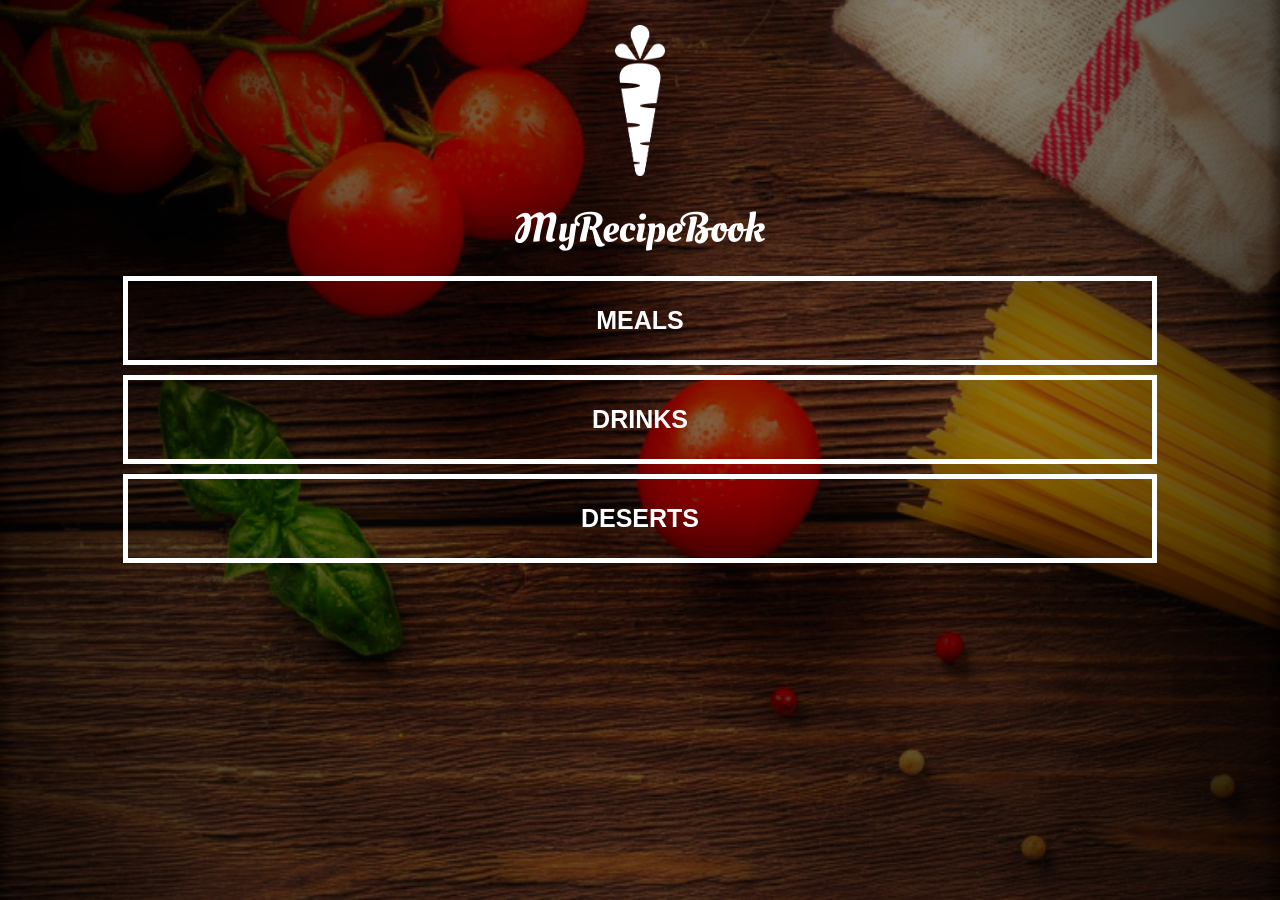
<file: index.html>
<!DOCTYPE html>
<html>
    <head>
        <title> My Recipe Book</title>
        <link rel="stylesheet" href="style.css"> 
    </head>
    
    <body class="body-home">
        <div id="home">
            
            <img src="images/logo-img.png" id="home-logo-img">
            <img src="images/logo-text.png" id="home-logo-text">
            
            <div class="home-menu">
                 
                <a href="meals.html" class="home-menu-item">
                    <p>Meals</p>
                </a>
                
                <a href="drinks.html" class="home-menu-item">
                    <p>Drinks</p>
                </a>
                
                <a href="deserts.html" class="home-menu-item">
                    <p>Deserts</p>
                </a>
                
            </div>
                  
        </div>
    </body>
</html>
</file>
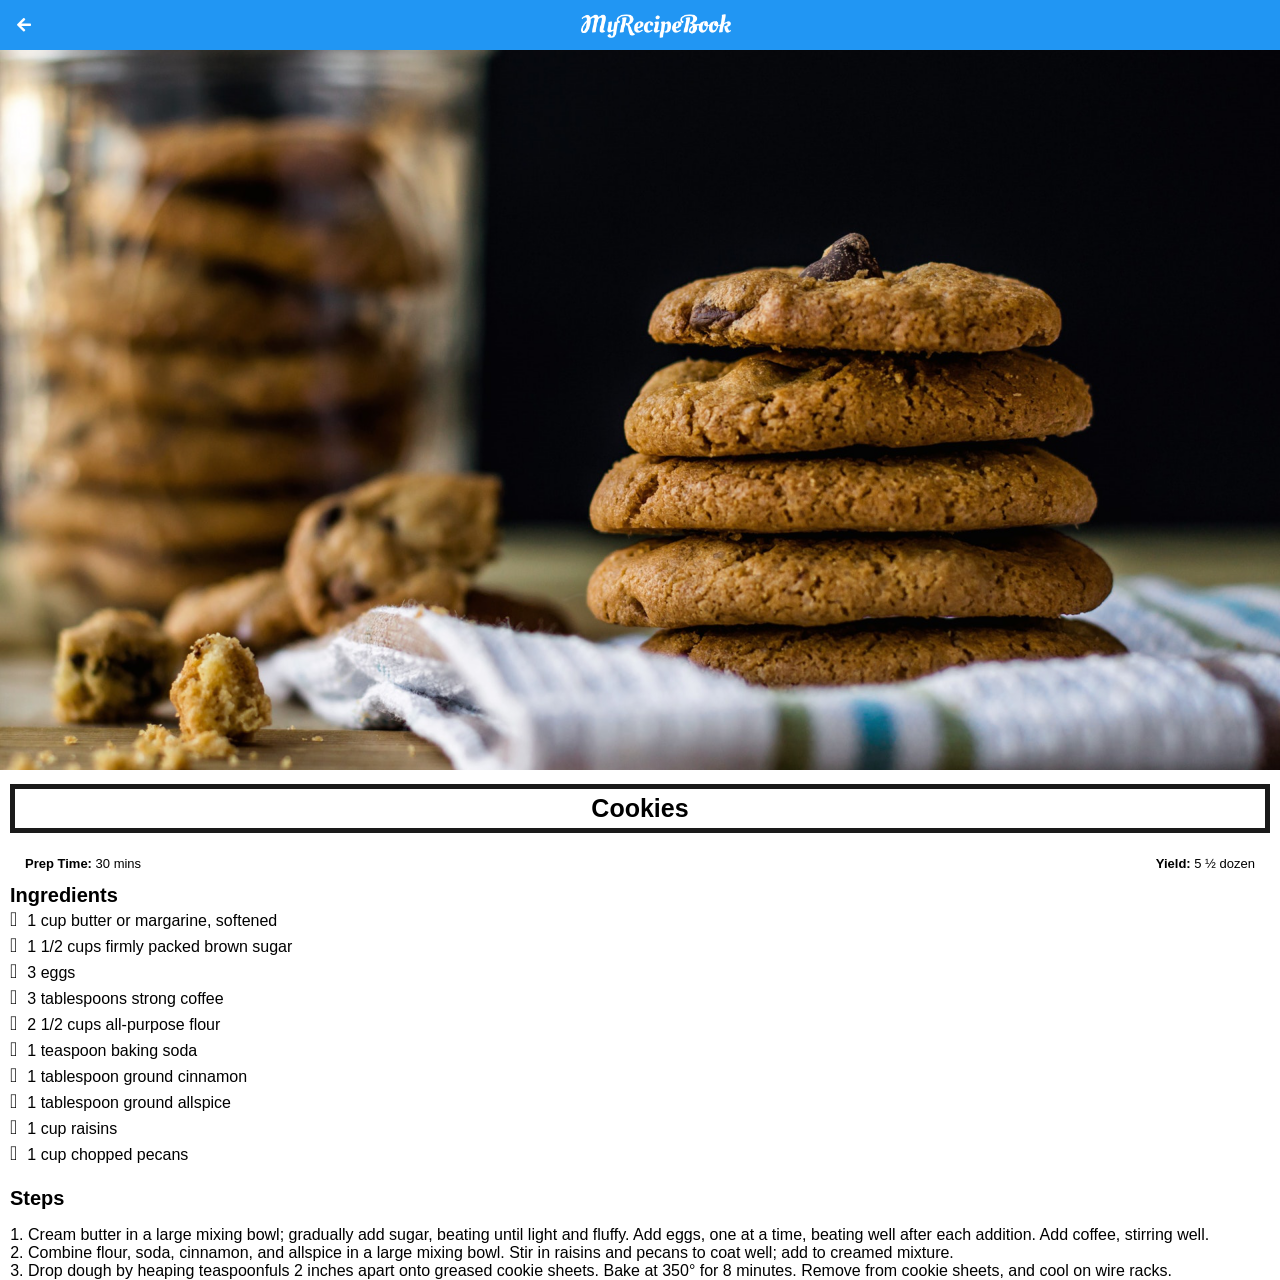
<file: cookies.html>
<!DOCTYPE html>
<html>
    <head>
        <title> My Recipe Book | Deserts | Cookies</title>
        <link rel="stylesheet" href="style.css"> 
        <link rel="stylesheet" href="fontAwesome/css/all.css">
    </head>
    
    <body class="body-recipes">

        <div class="header"> 
            <a href="deserts.html">
                <i class="fas fa-arrow-left"></i>
            </a>

            <img src="images/logo-text.png">
        </div>

        <div id="recipe">

        <div class="recipe-details">
            <img src="images/cookies.png">
            
            <h1>Cookies</h1>

            <div class="recipe-details-info">
                <p><b>Prep Time:</b> 30 mins</p>
                <p style="float: right;"><b>Yield: </b>  5 ½ dozen</p>
            </div>

            <div class="recipe-details-ingredients">
                <h2>Ingredients</h2>
           
                <input id="check-01" type="checkbox">
                <label for="check-01">1 cup butter or margarine, softened</label>
                <br>
                  <input id="check-02" type="checkbox">
                <label for="check-02">1 1/2 cups firmly packed brown sugar</label>
                <br>
                 <input id="check-03" type="checkbox">
                <label for="check-03">3 eggs</label>
                <br>
                 <input id="check-04" type="checkbox">
                <label for="check-04">3 tablespoons strong coffee</label>
                <br>
                 <input id="check-05" type="checkbox">
                <label for="check-05">2 1/2 cups all-purpose flour</label>
                <br>
                    <input id="check-06" type="checkbox">
                <label for="check-06">1 teaspoon baking soda</label>
                <br>
                <input id="check-07" type="checkbox">
                <label for="check-07">1 tablespoon ground cinnamon</label>
                <br>
                 <input id="check-08" type="checkbox">
                <label for="check-08">1 tablespoon ground allspice</label>
                <br>
                 <input id="check-09" type="checkbox">
                <label for="check-09">1 cup raisins</label>
                <br>
                 <input id="check-10" type="checkbox">
                <label for="check-10">1 cup chopped pecans</label>

        </div>

             <div class="recipe-details-steps">
                <h2>Steps</h2>

                <ol>
                    <li>Cream butter in a large mixing bowl; gradually add sugar, beating until light and fluffy. Add eggs, one at a time, beating well after each addition. Add coffee, stirring well.</li>
                    <li>Combine flour, soda, cinnamon, and allspice in a large mixing bowl. Stir in raisins and pecans to coat well; add to creamed mixture. </li>
                    <li>Drop dough by heaping teaspoonfuls 2 inches apart onto greased cookie sheets. Bake at 350° for 8 minutes. Remove from cookie sheets, and cool on wire racks.</li>
                </ol>
             </div>
        </div>
    </body>
</html>
</file>
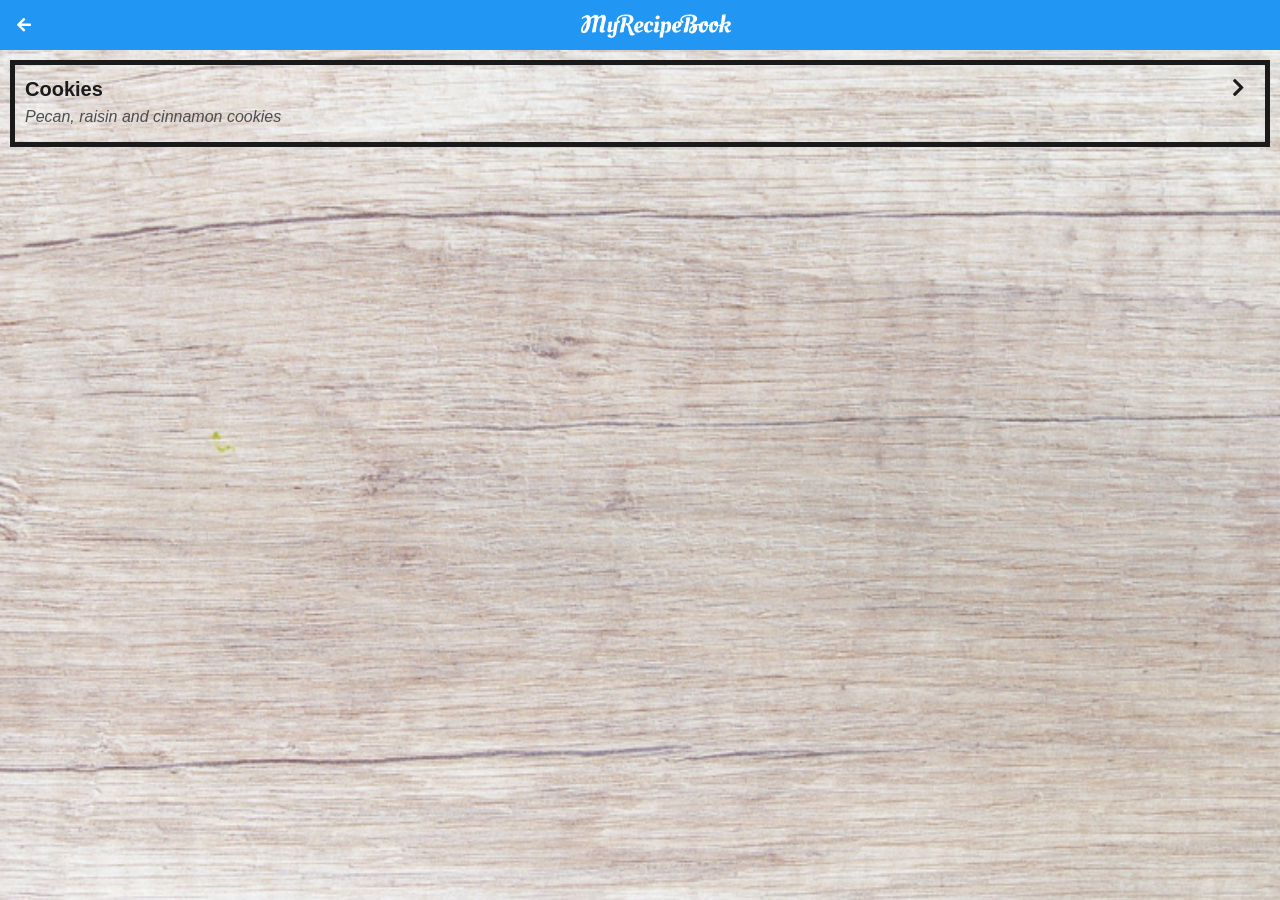
<file: deserts.html>
<!DOCTYPE html>
<html>
    <head>
        <title> My Recipe Book | Deserts</title>
        <link rel="stylesheet" href="style.css"> 
        <link rel="stylesheet" href="fontAwesome/css/all.css">
    </head>
    
    <body class="body-meals">

        <div class="header"> 
            <a href="index.html">
                <i class="fas fa-arrow-left"></i>
            </a>

            <img src="images/logo-text.png">
        </div>

        <div id="meals">
            
            <div class="meals-list">
              
                <a href="cookies.html">
                    <div class="meals-list-item">
                        <h1>Cookies<i class="fas fa-chevron-right"></i></h1>
                        <p>Pecan, raisin and cinnamon cookies</p>
                    </div>
                </a>
            </div>
        </div>
    </body>
</html>
</file>
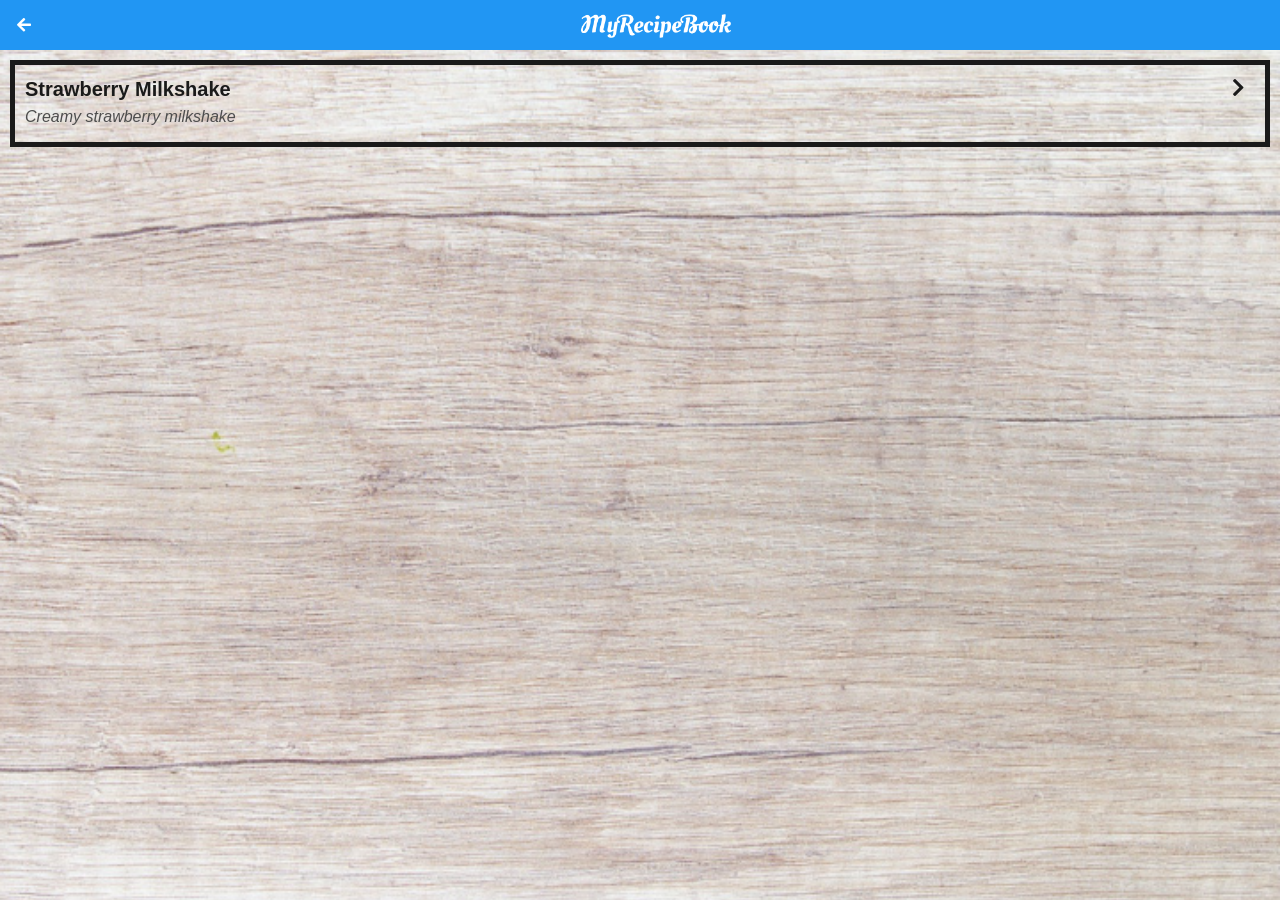
<file: drinks.html>
<!DOCTYPE html>
<html>
    <head>
        <title> My Recipe Book | Drinks</title>
        <link rel="stylesheet" href="style.css"> 
        <link rel="stylesheet" href="fontAwesome/css/all.css">
    </head>
    
    <body class="body-meals">

        <div class="header"> 
            <a href="index.html">
                <i class="fas fa-arrow-left"></i>
            </a>

            <img src="images/logo-text.png">
        </div>

        <div id="meals">
            
            <div class="meals-list">
              
                <a href="strawberrymilkshake.html">
                    <div class="meals-list-item">
                        <h1>Strawberry Milkshake<i class="fas fa-chevron-right"></i></h1>
                        <p>Creamy strawberry milkshake</p>
                    </div>
                </a>
            </div>
        </div>
    </body>
</html>
</file>
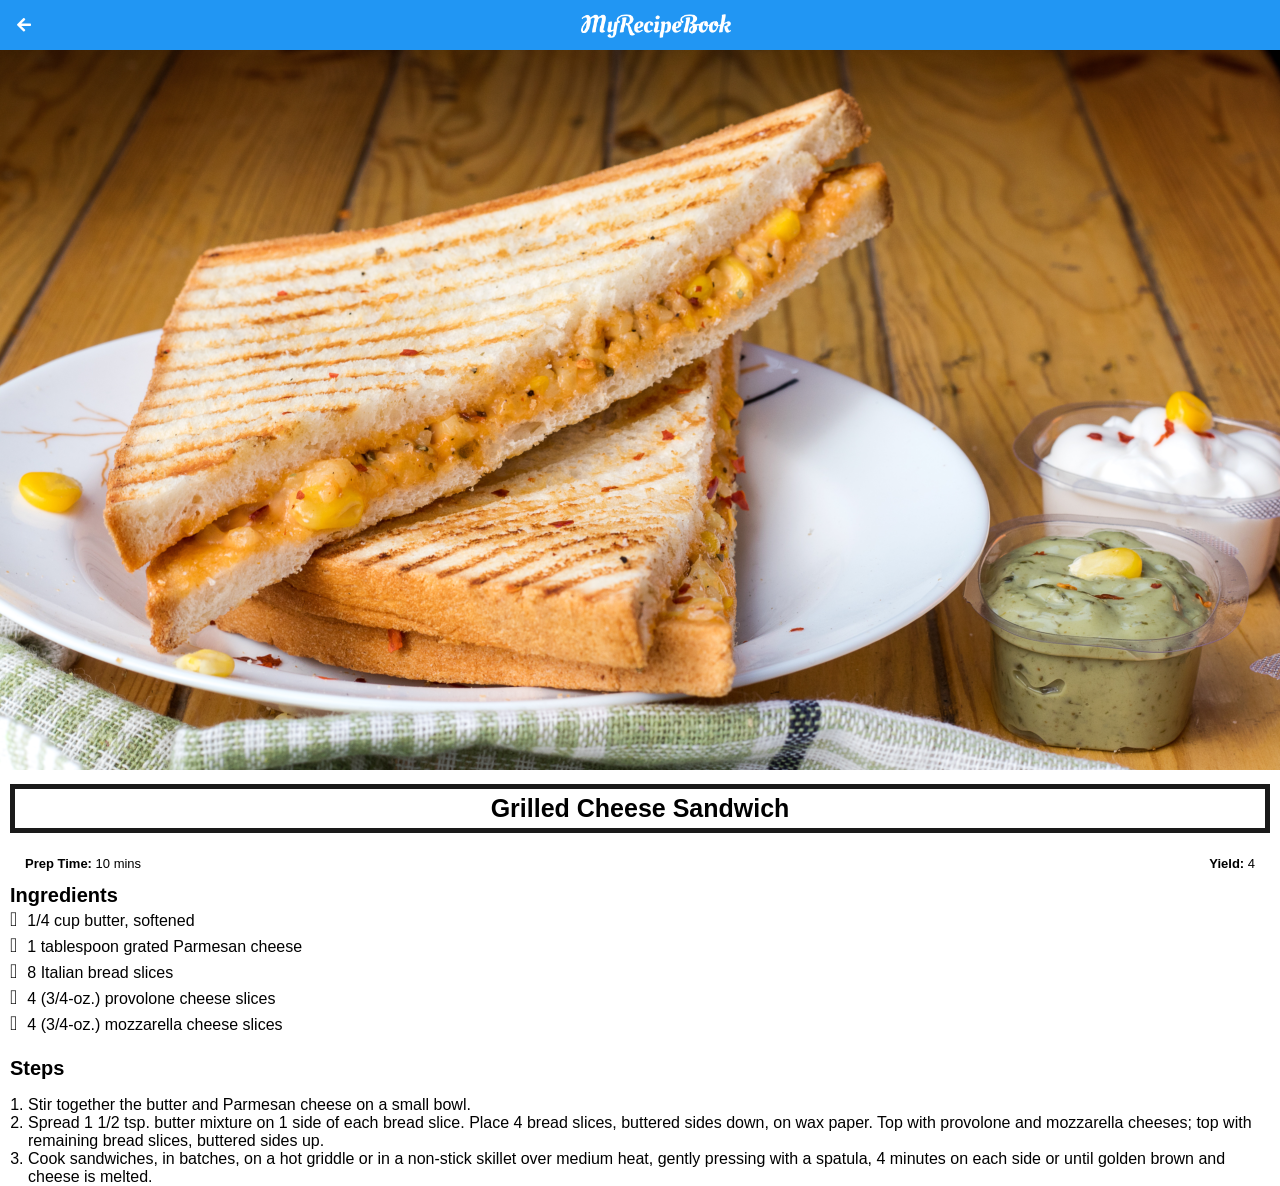
<file: grilledcheese.html>
<!DOCTYPE html>
<html>
    <head>
        <title> My Recipe Book | Meals | Grilled Cheese Sandwich</title>
        <link rel="stylesheet" href="style.css"> 
        <link rel="stylesheet" href="fontAwesome/css/all.css">
    </head>
    
    <body class="body-recipes">

        <div class="header"> 
            <a href="meals.html">
                <i class="fas fa-arrow-left"></i>
            </a>

            <img src="images/logo-text.png">
        </div>

        <div id="recipe">

        <div class="recipe-details">
            <img src="images/grilledCheese.png">
            
            <h1>Grilled Cheese Sandwich</h1>

            <div class="recipe-details-info">
                <p><b>Prep Time:</b> 10 mins</p>
                <p style="float: right;"><b>Yield: </b> 4</p>
            </div>

            <div class="recipe-details-ingredients">
                <h2>Ingredients</h2>
           
                <input id="check-01" type="checkbox">
                <label for="check-01">1/4 cup butter, softened</label>
                <br>
                  <input id="check-02" type="checkbox">
                <label for="check-02">1 tablespoon grated Parmesan cheese</label>
                <br>
                 <input id="check-03" type="checkbox">
                <label for="check-03">8 Italian bread slices</label>
                <br>
                 <input id="check-04" type="checkbox">
                <label for="check-04">4 (3/4-oz.) provolone cheese slices</label>
                <br>
                 <input id="check-05" type="checkbox">
                <label for="check-05">4 (3/4-oz.) mozzarella cheese slices</label>
        </div>

             <div class="recipe-details-steps">
                <h2>Steps</h2>

                <ol>
                    <li>Stir together the butter and Parmesan cheese on a small bowl.</li>
                    <li>Spread 1 1/2 tsp. butter mixture on 1 side of each bread slice. Place 4 bread slices, buttered sides down, on wax paper. Top with provolone and mozzarella cheeses; top with remaining bread slices, buttered sides up.</li>
                    <li>Cook sandwiches, in batches, on a hot griddle or in a non-stick skillet over medium heat, gently pressing with a spatula, 4 minutes on each side or until golden brown and cheese is melted.</li>
                </ol>
             </div>
        </div>
    </body>
</html>
</file>
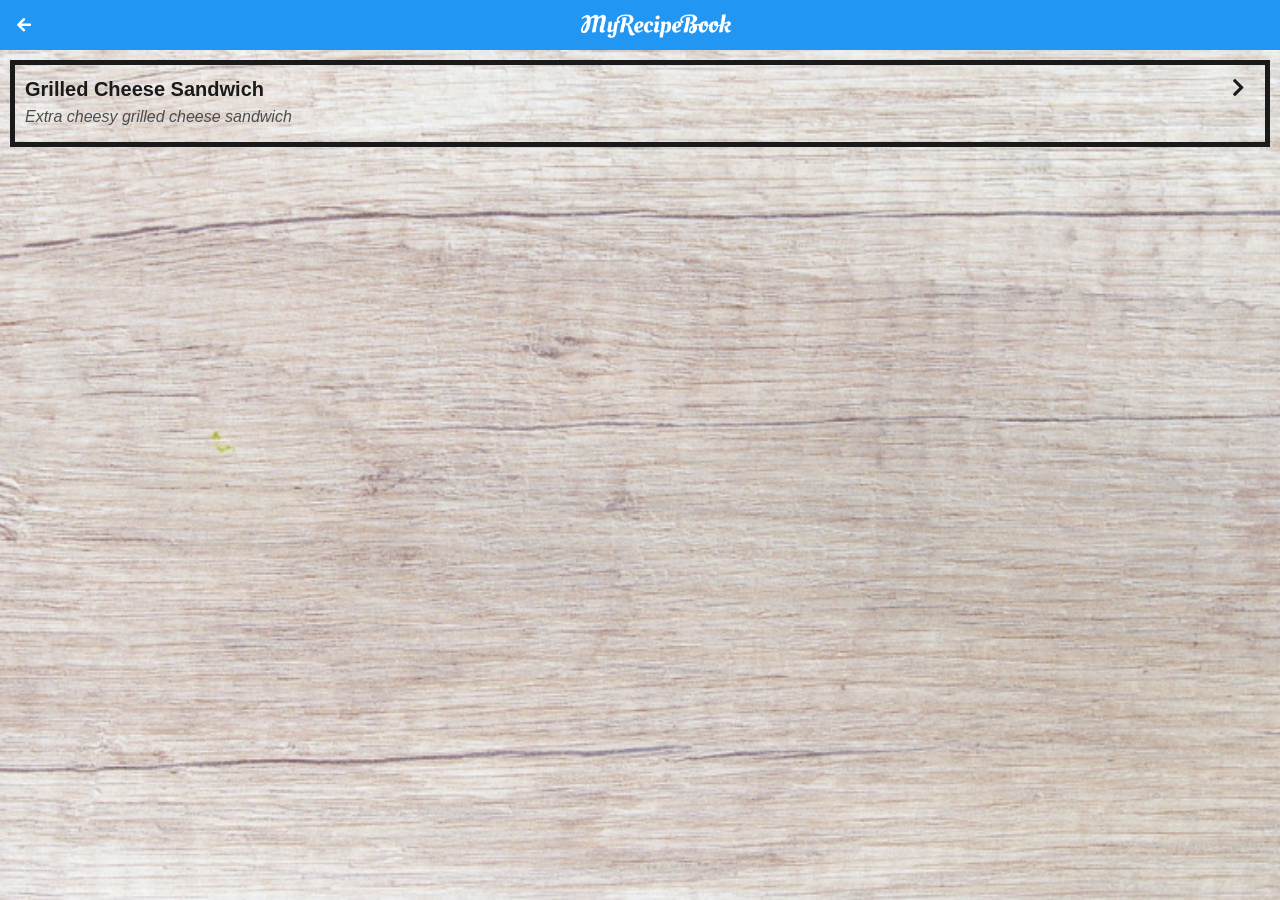
<file: meals.html>
<!DOCTYPE html>
<html>
    <head>
        <title> My Recipe Book | Meals</title>
        <link rel="stylesheet" href="style.css"> 
        <link rel="stylesheet" href="fontAwesome/css/all.css">
    </head>
    
    <body class="body-meals">

        <div class="header"> 
            <a href="index.html">
                <i class="fas fa-arrow-left"></i>
            </a>

            <img src="images/logo-text.png">
        </div>

        <div id="meals">
            
            <div class="meals-list">
              
                <a href="grilledcheese.html">
                    <div class="meals-list-item">
                        <h1>Grilled Cheese Sandwich<i class="fas fa-chevron-right"></i></h1>
                        <p>Extra cheesy grilled cheese sandwich</p>
                    </div>
                </a>
            </div>
        </div>
    </body>
</html>
</file>
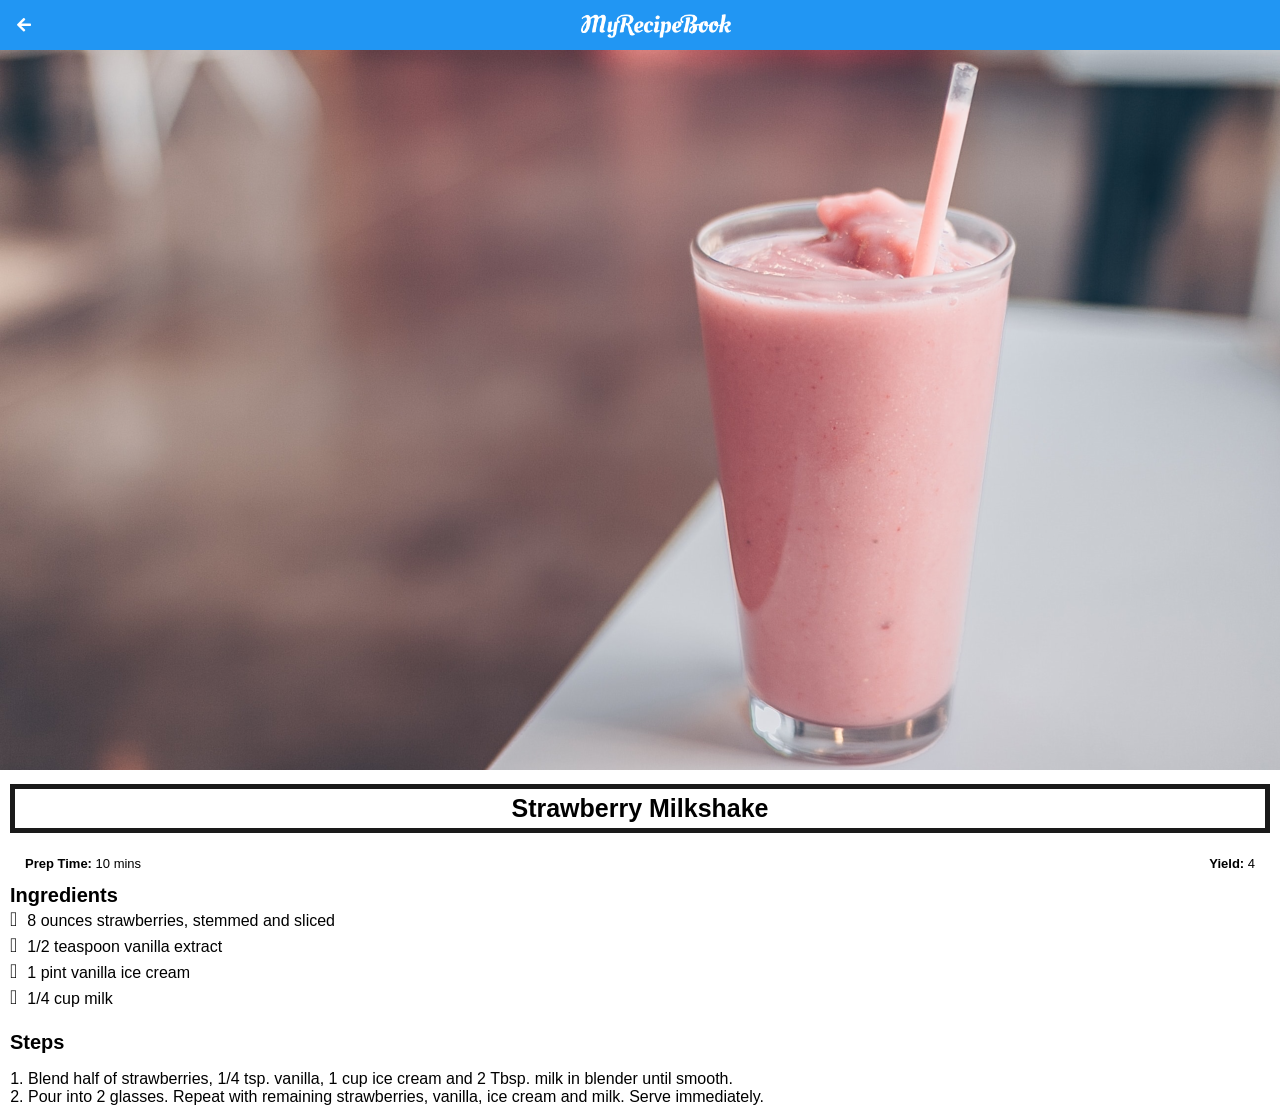
<file: strawberrymilkshake.html>
<!DOCTYPE html>
<html>
    <head>
        <title> My Recipe Book | Drinks | Strawberry Milkshake</title>
        <link rel="stylesheet" href="style.css"> 
        <link rel="stylesheet" href="fontAwesome/css/all.css">
    </head>
    
    <body class="body-recipes">

        <div class="header"> 
            <a href="drinks.html">
                <i class="fas fa-arrow-left"></i>
            </a>

            <img src="images/logo-text.png">
        </div>

        <div id="recipe">

        <div class="recipe-details">
            <img src="images/strawberryMilkshake.png">
            
            <h1>Strawberry Milkshake</h1>

            <div class="recipe-details-info">
                <p><b>Prep Time:</b> 10 mins</p>
                <p style="float: right;"><b>Yield: </b> 4</p>
            </div>

            <div class="recipe-details-ingredients">
                <h2>Ingredients</h2>
           
                <input id="check-01" type="checkbox">
                <label for="check-01">8 ounces strawberries, stemmed and sliced</label>
                <br>
                  <input id="check-02" type="checkbox">
                <label for="check-02">1/2 teaspoon vanilla extract</label>
                <br>
                 <input id="check-03" type="checkbox">
                <label for="check-03">1 pint vanilla ice cream</label>
                <br>
                 <input id="check-04" type="checkbox">
                <label for="check-04">1/4 cup milk</label>

        </div>

             <div class="recipe-details-steps">
                <h2>Steps</h2>

                <ol>
                    <li>Blend half of strawberries, 1/4 tsp. vanilla, 1 cup ice cream and 2 Tbsp. milk in blender until smooth.</li>
                    <li>Pour into 2 glasses. Repeat with remaining strawberries, vanilla, ice cream and milk. Serve immediately. </li>
                </ol>
             </div>
        </div>
    </body>
</html>
</file>
<file: style.css>
html {
    height: 100%;
}
body {
    font-family: sans-serif;
    margin: 0;
    padding: 0;
    
    height: 100%;
}

.body-home {
    background-image: url('images/background-01-port.png');
    background-position: center;
    background-attachment: fixed;
    background-repeat: no-repeat;
    background-size: cover;
}

.body-meals {
    background-image: url('images/background-02-port.png');
    background-position: center;
    background-attachment: fixed;
    background-repeat: no-repeat;
    background-size: cover;
}

/*========== CUSTOM CHECKBOXS =========*/

input[type=checkbox] {
    display: none;
}

input[type=checkbox] + label:before {
    font-family: FontAwesome;
    display: inline-block;

    content:"\f0c8";
    letter-spacing: 10px;
    font-size: 20px;
}

input[type=checkbox]:checked + label:before {
    content:"\f14a";
}

/*========== HEADER =========*/

.header {
    background-color: #2196f3;

    width: 100%;
    height: 50px;
    top:0;

    position: fixed;
    overflow: hidden;

    text-align: center;
}
.header i {
    float: left;
    padding: 17px 0px 0px 17px;
    color: #ffffff;
}

.header img{
    width: 150px;
    padding: 14px 25px;
}

/*========== HOME PAGE =========*/

#home-logo-img{
    width: 50px;
    display: block;
    margin: auto;
    padding: 25px 10px 10px 10px;
}

#home-logo-text {
    width: auto;
    display: block;
    margin: auto;
    padding: 25px;
}

/*==========HOME PAGE MENU=========*/
.home-menu-item {
    text-decoration: none;
    text-transform: uppercase;
    
    color: #ffffff;
    font-size: 25px;
    font-weight: bold;
    text-align: center;
    border: 5px solid #ffffff;
    
    display: block;
    margin: auto;
    margin-bottom: 10px;
    width: 80%;
}

/*========== MEALS PAGE=========*/

#meals {
    padding-top: 50px;
}
/*========== MEALS PAGE MENU=========*/

.meals-list a {
    text-decoration: none;
}

.meals-list-item{
    border: 5px solid #1a1a1a;
    margin: 10px;
}

.meals-list-item h1{
    font-weight: bold;
    font-size: 20px;
    color:#1a1a1a;
    padding-left: 10px;
}

.meals-list-item i {
    float: right;
    color: #1a1a1a;
    padding-right: 20px;
}

.meals-list-item p {
    font-size: bold;
    font-style: italic;
    color: #4d4d4d;
    margin-top: -7px;
    padding-left: 10px;
}

/*========== RECIPE PAGE=========*/

#recipe {
    padding-top: 50px;
}

/*========== RECIPE DETAILS=========*/

.recipe-details img {
    width: 100%;
}
.recipe-details h1 {
    font-size: 25px;
    text-align: center;
    border: 5px solid #1a1a1a;
    margin: 10px;
    padding: 5px;
}

.recipe-details h2 {
    font-size: 20px;
    text-align: left;
    margin: 0;
    margin-left: 10px;
}
.recipe-details-info {
    margin-left: 25px;
    margin-right: 25px;

}

.recipe-details-info p {
    font-size: 13px;
    display: inline-block;
}

.recipe-details-ingredients label {
    line-height: 25px;
    margin-left: 10px;
}

.recipe-details-steps {
    padding-top: 20px;
}

.recipe-details-steps ol {
    padding-left: 28px;
}
</file>
